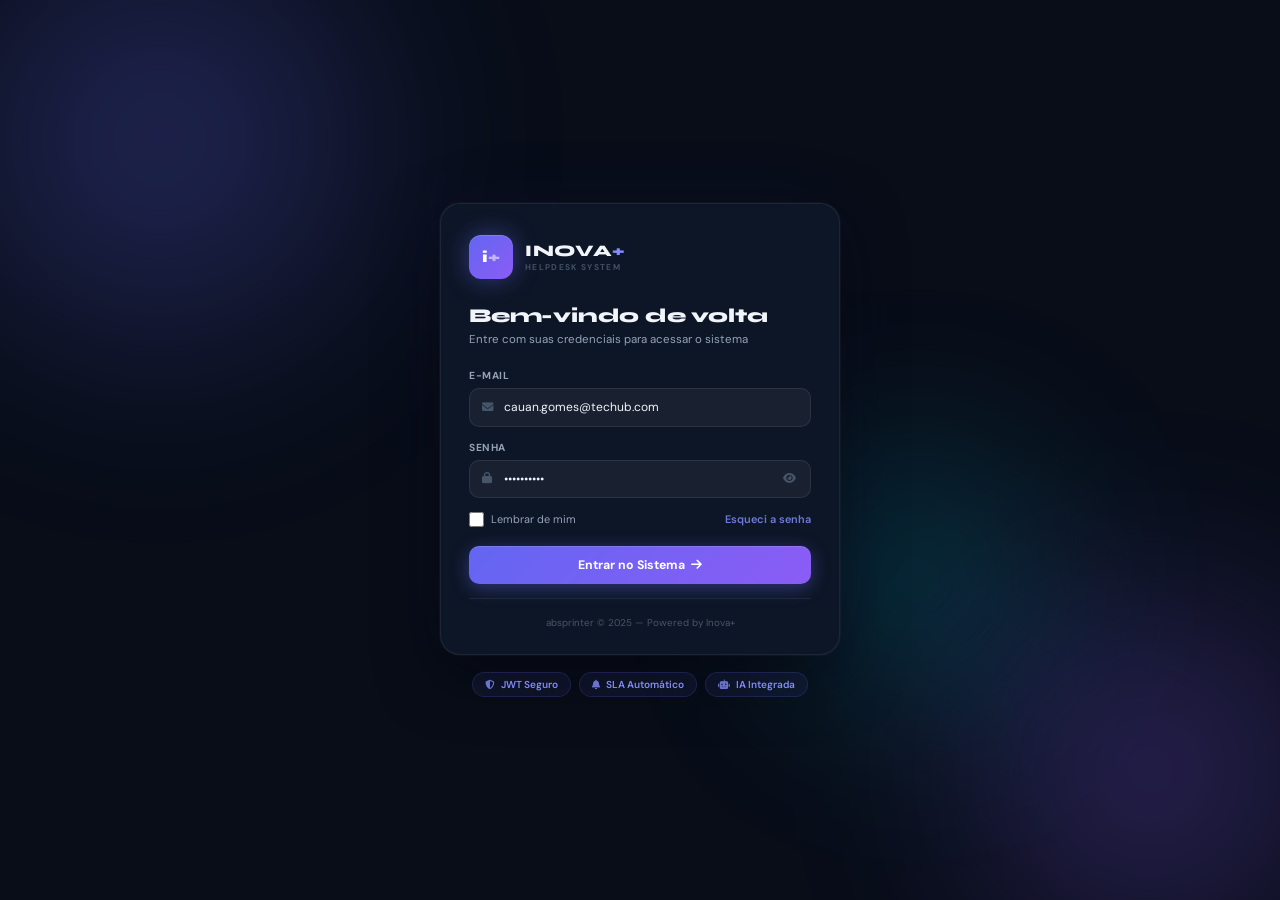
<file: index.html>
<!DOCTYPE html>
<html lang="pt-BR">
<head>
  <meta charset="UTF-8" />
  <meta name="viewport" content="width=device-width, initial-scale=1.0" />
  <title>Inova+ | Helpdesk</title>
  <!-- Ícone do aplicativo -->
  <link rel="icon" href="favicon.svg" type="image/svg+xml" />
  <link rel="icon" href="icons/icon-32.png" sizes="32x32" type="image/png" />
  <link rel="alternate icon" href="favicon.ico" />
  <link rel="apple-touch-icon" href="icons/icon-180.png" />
  <link rel="manifest" href="manifest.webmanifest" />
  <meta name="theme-color" content="#0c0816" />
  <link href="https://fonts.googleapis.com/css2?family=Syne:wght@400;600;700;800&family=DM+Sans:wght@300;400;500;600&display=swap" rel="stylesheet" />
  <link rel="stylesheet" href="https://cdnjs.cloudflare.com/ajax/libs/font-awesome/6.5.0/css/all.min.css" />
  <style>
    *, *::before, *::after { box-sizing: border-box; margin: 0; padding: 0; }

    :root {
      --bg:         #080d18;
      --card:       #0d1626;
      --card-border: rgba(255,255,255,0.07);
      --input-bg:   rgba(255,255,255,0.05);
      --input-border: rgba(255,255,255,0.08);
      --input-focus: #6366f1;
      --text1:      #f1f5f9;
      --text2:      #94a3b8;
      --text3:      #475569;
      --accent:     #6366f1;
      --accent2:    #818cf8;
      --success:    #22c55e;
      --error:      #ef4444;
    }

    html, body {
      min-height: 100vh;
      background: var(--bg);
      color: var(--text1);
      font-family: 'DM Sans', sans-serif;
      font-size: 14px;
      -webkit-font-smoothing: antialiased;
    }

    /* ── BACKGROUND ORBS ─────────────────────────────────────────────── */
    .login-bg {
      position: fixed;
      inset: 0;
      z-index: 0;
      overflow: hidden;
      pointer-events: none;
    }

    .orb {
      position: absolute;
      border-radius: 50%;
      filter: blur(90px);
      opacity: 0.35;
    }

    .orb1 {
      width: 600px; height: 600px;
      background: radial-gradient(#6366f1, transparent 70%);
      top: -160px; left: -140px;
      animation: orb-drift 20s ease-in-out infinite alternate;
    }
    .orb2 {
      width: 500px; height: 500px;
      background: radial-gradient(#8b5cf6, transparent 70%);
      bottom: -120px; right: -120px;
      animation: orb-drift 26s ease-in-out infinite alternate-reverse;
    }
    .orb3 {
      width: 350px; height: 350px;
      background: radial-gradient(#06b6d4, transparent 70%);
      top: 45%; left: 58%;
      animation: orb-drift 16s ease-in-out infinite alternate;
    }

    @keyframes orb-drift {
      from { transform: translate(0, 0) scale(1); }
      to   { transform: translate(25px, 18px) scale(1.05); }
    }

    /* ── LAYOUT ──────────────────────────────────────────────────────── */
    .login-page {
      position: relative;
      z-index: 1;
      min-height: 100vh;
      display: flex;
      align-items: center;
      justify-content: center;
      padding: 1.5rem;
    }

    .login-container {
      display: flex;
      flex-direction: column;
      align-items: center;
      gap: 1.25rem;
      width: 100%;
      max-width: 400px;
      animation: rise 0.5s cubic-bezier(0.16,1,0.3,1) both;
    }

    @keyframes rise {
      from { opacity: 0; transform: translateY(20px); }
      to   { opacity: 1; transform: translateY(0); }
    }

    /* ── CARD ────────────────────────────────────────────────────────── */
    .login-card {
      width: 100%;
      background: var(--card);
      border: 1px solid var(--card-border);
      border-radius: 20px;
      padding: 2.25rem 2rem 1.75rem;
      box-shadow:
        0 0 0 1px rgba(255,255,255,0.03),
        0 20px 60px rgba(0,0,0,0.5),
        0 0 80px rgba(99,102,241,0.07);
    }

    /* ── LOGO ────────────────────────────────────────────────────────── */
    .login-logo {
      display: flex;
      align-items: center;
      gap: 12px;
      margin-bottom: 1.75rem;
    }

    .logo-mark {
      width: 44px; height: 44px;
      border-radius: 12px;
      background: linear-gradient(135deg, #6366f1, #8b5cf6);
      display: flex; align-items: center; justify-content: center;
      flex-shrink: 0;
      box-shadow: 0 0 24px rgba(99,102,241,0.45), inset 0 1px 0 rgba(255,255,255,0.15);
      font-family: 'Syne', sans-serif;
      font-weight: 800;
      font-size: 1.1rem;
    }
    .logo-i    { color: #fff; }
    .logo-plus { color: #c4b5fd; }

    .login-logo .logo-text {
      display: flex;
      flex-direction: column;
      gap: 2px;
    }
    .logo-name {
      font-family: 'Syne', sans-serif;
      font-weight: 800;
      font-size: 1.15rem;
      letter-spacing: 0.04em;
    }
    .logo-name .accent { color: var(--accent2); }
    .logo-sub {
      font-size: 0.6rem;
      letter-spacing: 0.16em;
      color: var(--text3);
      font-weight: 600;
      text-transform: uppercase;
    }

    /* ── TITLES ──────────────────────────────────────────────────────── */
    .login-title {
      font-family: 'Syne', sans-serif;
      font-size: 1.4rem;
      font-weight: 800;
      margin-bottom: 4px;
      letter-spacing: -0.01em;
    }
    .login-desc {
      font-size: 0.82rem;
      color: var(--text2);
      margin-bottom: 1.5rem;
      line-height: 1.55;
    }

    /* ── ALERT ───────────────────────────────────────────────────────── */
    .alert-error {
      display: flex;
      align-items: center;
      gap: 8px;
      padding: 0.6rem 0.9rem;
      border-radius: 10px;
      background: rgba(239,68,68,0.1);
      border: 1px solid rgba(239,68,68,0.22);
      color: #fca5a5;
      font-size: 0.8rem;
      font-weight: 500;
      margin-bottom: 1.1rem;
      animation: shake 0.38s ease;
    }
    .alert-error.hidden { display: none; }
    @keyframes shake {
      0%,100% { transform: translateX(0); }
      25%,75%  { transform: translateX(-5px); }
      50%      { transform: translateX(5px); }
    }

    /* ── FORM GROUPS ─────────────────────────────────────────────────── */
    .form-group {
      display: flex;
      flex-direction: column;
      gap: 6px;
      margin-bottom: 1rem;
    }
    .form-group label {
      font-size: 0.73rem;
      font-weight: 700;
      color: var(--text2);
      text-transform: uppercase;
      letter-spacing: 0.06em;
    }
    .input-wrap {
      position: relative;
      display: flex;
      align-items: center;
    }
    .input-wrap > i {
      position: absolute;
      left: 13px;
      color: var(--text3);
      font-size: 0.82rem;
      pointer-events: none;
      transition: color 0.18s;
    }
    .input-wrap input {
      width: 100%;
      padding: 0.72rem 2.5rem 0.72rem 2.4rem;
      background: var(--input-bg);
      border: 1.5px solid var(--input-border);
      border-radius: 10px;
      color: var(--text1);
      font-size: 0.86rem;
      font-family: 'DM Sans', sans-serif;
      outline: none;
      transition: border-color 0.18s, background 0.18s, box-shadow 0.18s;
    }
    .input-wrap input::placeholder { color: var(--text3); }
    .input-wrap input:focus {
      border-color: var(--input-focus);
      background: rgba(99,102,241,0.07);
      box-shadow: 0 0 0 3px rgba(99,102,241,0.13);
    }
    .input-wrap:focus-within > i { color: var(--accent2); }

    .toggle-pass {
      position: absolute;
      right: 11px;
      background: none;
      border: none;
      color: var(--text3);
      font-size: 0.82rem;
      cursor: pointer;
      padding: 4px;
      transition: color 0.15s;
      line-height: 1;
    }
    .toggle-pass:hover { color: var(--text2); }

    /* ── OPTIONS ROW ─────────────────────────────────────────────────── */
    .login-options {
      display: flex;
      align-items: center;
      justify-content: space-between;
      margin-bottom: 1.35rem;
      font-size: 0.78rem;
    }
    .checkbox-wrap {
      display: flex;
      align-items: center;
      gap: 7px;
      color: var(--text2);
      cursor: pointer;
      user-select: none;
    }
    .checkbox-wrap input[type="checkbox"] {
      width: 15px; height: 15px;
      accent-color: var(--accent);
      cursor: pointer;
      border-radius: 4px;
    }
    .forgot-link {
      color: var(--accent2);
      text-decoration: none;
      font-weight: 600;
      opacity: 0.85;
      transition: opacity 0.15s;
    }
    .forgot-link:hover { opacity: 1; }

    /* ── BUTTON ──────────────────────────────────────────────────────── */
    .btn-login {
      width: 100%;
      display: flex;
      align-items: center;
      justify-content: center;
      gap: 8px;
      padding: 0.8rem;
      background: linear-gradient(135deg, #6366f1, #8b5cf6);
      border: none;
      border-radius: 10px;
      color: #fff;
      font-size: 0.88rem;
      font-weight: 700;
      font-family: 'DM Sans', sans-serif;
      cursor: pointer;
      position: relative;
      overflow: hidden;
      box-shadow: 0 4px 18px rgba(99,102,241,0.4), inset 0 1px 0 rgba(255,255,255,0.12);
      transition: transform 0.14s, box-shadow 0.14s, opacity 0.14s;
      margin-bottom: 1rem;
    }
    .btn-login:hover:not(:disabled) {
      transform: translateY(-1px);
      box-shadow: 0 8px 28px rgba(99,102,241,0.5), inset 0 1px 0 rgba(255,255,255,0.12);
    }
    .btn-login:active:not(:disabled) { transform: scale(0.98); }
    .btn-login:disabled { opacity: 0.55; cursor: not-allowed; }

    /* Spinner inside button */
    .btn-spinner {
      width: 16px; height: 16px;
      border-radius: 50%;
      border: 2px solid rgba(255,255,255,0.3);
      border-top-color: #fff;
      animation: spin 0.65s linear infinite;
      display: none;
    }
    @keyframes spin { to { transform: rotate(360deg); } }
    .btn-login.loading .btn-spinner { display: block; }
    .btn-login.loading .btn-label   { display: none; }

    /* ── FOOTER TEXT ─────────────────────────────────────────────────── */
    .login-footer {
      text-align: center;
      font-size: 0.7rem;
      color: var(--text3);
      padding-top: 1.25rem;
      border-top: 1px solid var(--card-border);
    }

    /* ── INFO BADGES ─────────────────────────────────────────────────── */
    .login-info {
      display: flex;
      gap: 8px;
      flex-wrap: wrap;
      justify-content: center;
    }
    .info-badge {
      display: flex;
      align-items: center;
      gap: 6px;
      padding: 5px 12px;
      background: rgba(99,102,241,0.08);
      border: 1px solid rgba(99,102,241,0.18);
      border-radius: 20px;
      font-size: 0.72rem;
      color: var(--accent2);
      font-weight: 600;
    }
    .info-badge i { font-size: 0.68rem; opacity: 0.8; }

    /* ── RESPONSIVE ──────────────────────────────────────────────────── */
    @media (max-width: 440px) {
      .login-card { padding: 1.75rem 1.5rem 1.5rem; border-radius: 16px; }
      .login-info { gap: 6px; }
      .info-badge { font-size: 0.68rem; padding: 4px 10px; }
    }
    @media (max-width: 360px) {
      .login-card { padding: 1.5rem 1.25rem; }
    }
  </style>
</head>
<body>

<div class="login-bg">
  <div class="orb orb1"></div>
  <div class="orb orb2"></div>
  <div class="orb orb3"></div>
</div>

<div class="login-page">
  <div class="login-container">

    <div class="login-card">

      <!-- Logo -->
      <div class="login-logo">
        <div class="logo-mark">
          <span class="logo-i">i</span><span class="logo-plus">+</span>
        </div>
        <div class="logo-text">
          <span class="logo-name">INOVA<span class="accent">+</span></span>
          <span class="logo-sub">Helpdesk System</span>
        </div>
      </div>

      <h2 class="login-title">Bem-vindo de volta</h2>
      <p class="login-desc">Entre com suas credenciais para acessar o sistema</p>

      <!-- Alert -->
      <div id="login-error" class="alert-error hidden">
        <i class="fa fa-exclamation-circle"></i>
        <span id="login-error-msg"></span>
      </div>

      <!-- E-mail -->
      <div class="form-group">
        <label for="login-email">E-mail</label>
        <div class="input-wrap">
          <i class="fa fa-envelope"></i>
          <input
            type="email"
            id="login-email"
            placeholder="seu@email.com"
            autocomplete="username"
            value="cauan.gomes@techub.com"
            onkeydown="if(event.key==='Enter') doLogin()"
          />
        </div>
      </div>

      <!-- Senha -->
      <div class="form-group">
        <label for="login-pass">Senha</label>
        <div class="input-wrap">
          <i class="fa fa-lock"></i>
          <input
            type="password"
            id="login-pass"
            placeholder="••••••••"
            autocomplete="current-password"
            value="mudar@1254"
            onkeydown="if(event.key==='Enter') doLogin()"
          />
          <button class="toggle-pass" type="button" onclick="togglePass()">
            <i class="fa fa-eye" id="eye-icon"></i>
          </button>
        </div>
      </div>

      <!-- Options -->
      <div class="login-options">
        <label class="checkbox-wrap">
          <input type="checkbox" id="remember-me" />
          <span>Lembrar de mim</span>
        </label>
        <a href="#" class="forgot-link">Esqueci a senha</a>
      </div>

      <!-- Button -->
      <button class="btn-login" id="btn-login" onclick="doLogin()">
        <div class="btn-spinner"></div>
        <span class="btn-label">
          Entrar no Sistema &nbsp;<i class="fa fa-arrow-right"></i>
        </span>
      </button>

      <!-- Footer -->
      <div class="login-footer">
        absprinter © 2025 — Powered by Inova+
      </div>

    </div>

    <!-- Info badges -->
    <div class="login-info">
      <div class="info-badge"><i class="fa fa-shield-halved"></i> JWT Seguro</div>
      <div class="info-badge"><i class="fa fa-bell"></i> SLA Automático</div>
      <div class="info-badge"><i class="fa fa-robot"></i> IA Integrada</div>
    </div>

  </div>
</div>

<script src="auth.js"></script>
<script>
  function togglePass() {
    const inp  = document.getElementById('login-pass');
    const icon = document.getElementById('eye-icon');
    const isPass = inp.type === 'password';
    inp.type       = isPass ? 'text' : 'password';
    icon.className = isPass ? 'fa fa-eye-slash' : 'fa fa-eye';
  }

  function showError(msg) {
    const el  = document.getElementById('login-error');
    const msg_ = document.getElementById('login-error-msg');
    msg_.textContent = msg;
    el.classList.remove('hidden');
    // Re-trigger shake
    void el.offsetWidth;
    el.className = 'alert-error';
  }

  function hideError() {
    document.getElementById('login-error').classList.add('hidden');
  }

  function setLoading(on) {
    const btn = document.getElementById('btn-login');
    btn.disabled = on;
    btn.classList.toggle('loading', on);
  }

  async function doLogin() {
    hideError();
    const email  = document.getElementById('login-email').value.trim();
    const pass   = document.getElementById('login-pass').value;
    const remember = document.getElementById('remember-me').checked;

    if (!email || !pass) { showError('Preencha e-mail e senha.'); return; }
    if (!/^[^\s@]+@[^\s@]+\.[^\s@]+$/.test(email)) { showError('E-mail inválido.'); return; }

    setLoading(true);

    let result;
    try {
      result = await Auth.loginWithAPI(email, pass);
    } catch {
      result = Auth.localLogin(email, pass);
    }

    await new Promise(r => setTimeout(r, 450));

    if (result.success) {
      Auth.saveSession(result.user, result.token, result.refreshToken, remember);
      window.location.href = 'dashboard.html';
    } else {
      setLoading(false);
      showError(result.error || 'E-mail ou senha incorretos. Verifique suas credenciais.');
      document.getElementById('login-pass').value = '';
      document.getElementById('login-pass').focus();
    }
  }
</script>
</body>
</html>
</file>
<file: style.css>
/* style.css — Inova+ Helpdesk Design System
   absprinter © 2025 */

/* ── RESET & BASE ─────────────────────────────────────────────────────────── */
*, *::before, *::after { box-sizing: border-box; margin: 0; padding: 0; }

:root {
  /* Colors */
  --bg1:          #0b0f19;
  --bg2:          #111827;
  --bg3:          #1a2236;
  --bg4:          #1e2a3b;
  --panel:        #131c2e;
  --panel-border: rgba(255,255,255,0.07);

  /* Text */
  --text1: #f1f5f9;
  --text2: #94a3b8;
  --text3: #475569;

  /* Accent */
  --accent1: #6366f1;
  --accent2: #818cf8;
  --accent3: rgba(99,102,241,0.15);

  /* Status */
  --success: #22c55e;
  --warning: #f59e0b;
  --danger:  #ef4444;
  --info:    #06b6d4;

  /* Layout */
  --sidebar-w: 230px;
  --topbar-h:  60px;
  --radius:    12px;
  --radius-sm: 8px;
  --shadow:    0 4px 24px rgba(0,0,0,0.4);
}

html, body {
  font-family: 'DM Sans', system-ui, sans-serif;
  font-size: 14px;
  background: var(--bg1);
  color: var(--text1);
  min-height: 100vh;
  line-height: 1.5;
}

a { color: inherit; text-decoration: none; }
button { cursor: pointer; font-family: inherit; }
input, select, textarea { font-family: inherit; }

/* ── SCROLLBAR ────────────────────────────────────────────────────────────── */
::-webkit-scrollbar { width: 6px; height: 6px; }
::-webkit-scrollbar-track { background: transparent; }
::-webkit-scrollbar-thumb { background: var(--bg4); border-radius: 10px; }

/* ── APP LAYOUT ───────────────────────────────────────────────────────────── */
.app-page { display: flex; min-height: 100vh; overflow: hidden; }

/* ── SIDEBAR ──────────────────────────────────────────────────────────────── */
.sidebar {
  width: var(--sidebar-w);
  background: var(--panel);
  border-right: 1px solid var(--panel-border);
  display: flex;
  flex-direction: column;
  flex-shrink: 0;
  height: 100vh;
  position: sticky;
  top: 0;
  z-index: 100;
  transition: transform 0.25s ease;
}

.sidebar-logo {
  display: flex;
  align-items: center;
  gap: 10px;
  padding: 1.25rem 1.5rem;
  border-bottom: 1px solid var(--panel-border);
}

.logo-mark {
  width: 40px; height: 40px;
  border-radius: 10px;
  background: linear-gradient(135deg, var(--accent1), #8b5cf6);
  display: flex; align-items: center; justify-content: center;
  font-family: 'Syne', sans-serif;
  font-weight: 800;
  font-size: 1rem;
  flex-shrink: 0;
  box-shadow: 0 4px 12px rgba(99,102,241,0.35);
}
.logo-mark.sm { width: 30px; height: 30px; font-size: 0.82rem; border-radius: 8px; }
.logo-i    { color: #fff; }
.logo-plus { color: #c4b5fd; }

.sidebar-brand {
  font-family: 'Syne', sans-serif;
  font-weight: 800;
  font-size: 1.1rem;
  letter-spacing: 0.04em;
  color: var(--text1);
}
.sidebar-brand .accent { color: var(--accent2); }

.sidebar-nav {
  flex: 1;
  padding: 1rem 0.75rem;
  overflow-y: auto;
  display: flex;
  flex-direction: column;
  gap: 2px;
}

.nav-section-label {
  font-size: 0.65rem;
  font-weight: 700;
  letter-spacing: 0.12em;
  color: var(--text3);
  padding: 0.75rem 0.75rem 0.25rem;
  margin-top: 0.25rem;
}

.nav-item {
  display: flex;
  align-items: center;
  gap: 10px;
  padding: 0.55rem 0.85rem;
  border-radius: var(--radius-sm);
  color: var(--text2);
  font-size: 0.85rem;
  font-weight: 500;
  transition: background 0.15s, color 0.15s;
}
.nav-item:hover { background: var(--bg3); color: var(--text1); }
.nav-item.active {
  background: var(--accent3);
  color: var(--accent2);
  font-weight: 600;
}
.nav-item i { width: 18px; text-align: center; font-size: 0.9rem; }

.sidebar-user {
  display: flex;
  align-items: center;
  gap: 10px;
  padding: 1rem 1.25rem;
  border-top: 1px solid var(--panel-border);
}
.user-info { flex: 1; min-width: 0; display: flex; flex-direction: column; }
.user-name { font-size: 0.82rem; font-weight: 600; white-space: nowrap; overflow: hidden; text-overflow: ellipsis; }
.user-role { font-size: 0.68rem; color: var(--text3); margin-top: 1px; }
.admin-badge { color: var(--accent2) !important; }

.online-dot {
  width: 8px; height: 8px;
  border-radius: 50%;
  background: var(--success);
  box-shadow: 0 0 6px rgba(34,197,94,0.6);
  flex-shrink: 0;
}

/* ── MAIN CONTENT ─────────────────────────────────────────────────────────── */
.main-content {
  flex: 1;
  min-width: 0;
  height: 100vh;
  overflow-y: auto;
  background: var(--bg2);
  display: flex;
  flex-direction: column;
}

/* ── TOPBAR ───────────────────────────────────────────────────────────────── */
.topbar {
  height: var(--topbar-h);
  display: flex;
  align-items: center;
  gap: 1rem;
  padding: 0 1.5rem;
  background: var(--panel);
  border-bottom: 1px solid var(--panel-border);
  position: sticky;
  top: 0;
  z-index: 50;
  flex-shrink: 0;
}

.topbar-title { flex: 1; }
.topbar-title h1 {
  font-family: 'Syne', sans-serif;
  font-size: 1.15rem;
  font-weight: 700;
  line-height: 1.2;
}
.topbar-title h1 .accent { color: var(--accent2); }
.topbar-date { font-size: 0.72rem; color: var(--text3); display: block; margin-top: 1px; }

.topbar-actions {
  display: flex;
  align-items: center;
  gap: 10px;
}

.hamburger {
  display: none;
  background: none;
  border: none;
  color: var(--text2);
  font-size: 1.1rem;
  padding: 4px;
}

/* Notification button */
.notif-btn {
  position: relative;
  width: 36px; height: 36px;
  border-radius: 10px;
  background: var(--bg3);
  border: 1px solid var(--panel-border);
  display: flex; align-items: center; justify-content: center;
  cursor: pointer;
  color: var(--text2);
  font-size: 0.95rem;
  transition: background 0.15s;
}
.notif-btn:hover { background: var(--bg4); color: var(--text1); }

.notif-count {
  position: absolute;
  top: -4px; right: -4px;
  min-width: 18px; height: 18px;
  border-radius: 20px;
  background: var(--danger);
  color: #fff;
  font-size: 0.65rem;
  font-weight: 700;
  display: flex; align-items: center; justify-content: center;
  padding: 0 4px;
  border: 2px solid var(--panel);
}

.notif-panel {
  position: absolute;
  top: calc(100% + 10px);
  right: 0;
  width: 320px;
  background: var(--panel);
  border: 1px solid var(--panel-border);
  border-radius: var(--radius);
  box-shadow: var(--shadow);
  z-index: 200;
  overflow: hidden;
}
.notif-header {
  padding: 0.75rem 1rem;
  font-weight: 700;
  font-size: 0.85rem;
  border-bottom: 1px solid var(--panel-border);
  display: flex;
  align-items: center;
}
.notif-item {
  display: flex;
  align-items: flex-start;
  gap: 10px;
  padding: 0.6rem 1rem;
  font-size: 0.8rem;
  border-bottom: 1px solid var(--panel-border);
  transition: background 0.12s;
}
.notif-item:hover { background: var(--bg3); }
.notif-item.unread { background: rgba(99,102,241,0.05); }
.notif-item i { margin-top: 2px; flex-shrink: 0; }

/* SLA badge */
.sla-alert-badge {
  display: flex;
  align-items: center;
  gap: 6px;
  padding: 4px 10px;
  border-radius: 20px;
  font-size: 0.75rem;
  font-weight: 700;
  background: rgba(245,158,11,0.12);
  border: 1px solid rgba(245,158,11,0.3);
  color: #fcd34d;
}

/* ── USER AVATAR ──────────────────────────────────────────────────────────── */
.user-avatar {
  width: 38px; height: 38px;
  border-radius: 10px;
  background: linear-gradient(135deg, var(--accent1), #8b5cf6);
  display: flex; align-items: center; justify-content: center;
  font-family: 'Syne', sans-serif;
  font-weight: 800;
  font-size: 0.85rem;
  color: #fff;
  flex-shrink: 0;
  letter-spacing: 0.02em;
}
.user-avatar.sm { width: 30px; height: 30px; font-size: 0.72rem; border-radius: 8px; }

/* ── KPI GRID ─────────────────────────────────────────────────────────────── */
.kpi-grid {
  display: grid;
  grid-template-columns: repeat(4, 1fr);
  gap: 1rem;
  padding: 1.5rem 1.5rem 0;
}

.kpi-card {
  background: var(--panel);
  border: 1px solid var(--panel-border);
  border-radius: var(--radius);
  padding: 1.25rem 1.5rem;
  display: flex;
  align-items: center;
  gap: 1rem;
  position: relative;
  overflow: hidden;
  transition: transform 0.2s;
}
.kpi-card::before {
  content: '';
  position: absolute;
  top: 0; left: 0; right: 0;
  height: 2px;
}
.kpi-card:hover { transform: translateY(-2px); }

.kpi-open::before     { background: linear-gradient(90deg,#6366f1,#8b5cf6); }
.kpi-resolved::before { background: linear-gradient(90deg,#22c55e,#06b6d4); }
.kpi-sla::before      { background: linear-gradient(90deg,#f59e0b,#ef4444); }
.kpi-avg::before      { background: linear-gradient(90deg,#06b6d4,#6366f1); }

.kpi-icon {
  width: 48px; height: 48px;
  border-radius: 12px;
  background: var(--bg3);
  display: flex; align-items: center; justify-content: center;
  font-size: 1.2rem;
  flex-shrink: 0;
}
.kpi-open     .kpi-icon { color: var(--accent2); }
.kpi-resolved .kpi-icon { color: var(--success); }
.kpi-sla      .kpi-icon { color: var(--warning); }
.kpi-avg      .kpi-icon { color: var(--info); }

.kpi-info { display: flex; flex-direction: column; }
.kpi-label { font-size: 0.75rem; color: var(--text3); font-weight: 600; text-transform: uppercase; letter-spacing: 0.05em; }
.kpi-value {
  font-family: 'Syne', sans-serif;
  font-size: 2rem;
  font-weight: 800;
  line-height: 1.1;
  color: var(--text1);
}
.kpi-pct   { font-family: 'Syne', sans-serif; font-weight: 800; font-size: 1rem; color: var(--text2); }
.kpi-trend { font-size: 0.7rem; margin-top: 2px; display: flex; align-items: center; gap: 4px; }
.kpi-trend.up   { color: var(--success); }
.kpi-trend.down { color: var(--danger); }

/* ── CHARTS GRID ──────────────────────────────────────────────────────────── */
.charts-grid {
  display: grid;
  grid-template-columns: 2fr 1fr;
  gap: 1rem;
  padding: 1rem 1.5rem 0;
}

.chart-card {
  background: var(--panel);
  border: 1px solid var(--panel-border);
  border-radius: var(--radius);
  padding: 1.25rem;
}
.chart-card.wide { grid-column: span 1; }

.chart-header {
  display: flex;
  align-items: center;
  justify-content: space-between;
  margin-bottom: 1rem;
}
.chart-header h3 {
  font-family: 'Syne', sans-serif;
  font-size: 0.9rem;
  font-weight: 700;
  display: flex; align-items: center; gap: 8px;
}
.chart-legend {
  display: flex;
  align-items: center;
  gap: 12px;
  font-size: 0.72rem;
  color: var(--text3);
}
.legend-dot {
  width: 8px; height: 8px;
  border-radius: 50%;
  display: inline-block;
  margin-right: 4px;
}
.legend-dot.open   { background: var(--accent2); }
.legend-dot.closed { background: var(--success); }

/* ── BOTTOM GRID ──────────────────────────────────────────────────────────── */
.bottom-grid {
  display: grid;
  grid-template-columns: 1.6fr 1fr;
  gap: 1rem;
  padding: 1rem 1.5rem 0;
}
.side-panels { display: flex; flex-direction: column; gap: 1rem; }

/* ── PANEL ────────────────────────────────────────────────────────────────── */
.panel {
  background: var(--panel);
  border: 1px solid var(--panel-border);
  border-radius: var(--radius);
  overflow: hidden;
}
.panel-header {
  display: flex;
  align-items: center;
  justify-content: space-between;
  padding: 1rem 1.25rem 0.75rem;
  border-bottom: 1px solid var(--panel-border);
}
.panel-header h3 {
  font-family: 'Syne', sans-serif;
  font-size: 0.88rem;
  font-weight: 700;
  display: flex; align-items: center; gap: 6px;
}
.panel-link {
  font-size: 0.75rem;
  color: var(--accent2);
  display: flex; align-items: center; gap: 4px;
  transition: opacity 0.15s;
}
.panel-link:hover { opacity: 0.7; }

/* ── TEAM ONLINE PANEL ────────────────────────────────────────────────────── */
.team-online-panel { margin: 1rem 1.5rem 2rem; }
.team-grid {
  display: grid;
  grid-template-columns: repeat(6, 1fr);
  gap: 0.75rem;
  padding: 1rem 1.25rem;
}
.team-card {
  display: flex;
  flex-direction: column;
  align-items: center;
  gap: 6px;
  padding: 0.75rem 0.5rem;
  border-radius: var(--radius-sm);
  background: var(--bg3);
  border: 1px solid var(--panel-border);
  text-align: center;
  cursor: pointer;
  transition: background 0.15s, transform 0.15s;
}
.team-card:hover { background: var(--bg4); transform: translateY(-2px); }
.team-card.offline { opacity: 0.5; }
.tc-name { font-size: 0.72rem; font-weight: 600; }
.tc-role { font-size: 0.65rem; color: var(--text3); }
.tc-tickets { font-size: 0.68rem; color: var(--accent2); }

/* ── TICKETS TABLE ────────────────────────────────────────────────────────── */
.tickets-table-wrap { overflow-x: auto; }
.tickets-table {
  width: 100%;
  border-collapse: collapse;
  font-size: 0.8rem;
}
.tickets-table th {
  padding: 0.6rem 1rem;
  text-align: left;
  font-size: 0.7rem;
  font-weight: 700;
  letter-spacing: 0.06em;
  text-transform: uppercase;
  color: var(--text3);
  border-bottom: 1px solid var(--panel-border);
  white-space: nowrap;
}
.tickets-table td {
  padding: 0.65rem 1rem;
  border-bottom: 1px solid var(--panel-border);
  color: var(--text2);
  vertical-align: middle;
}
.tickets-table tr:last-child td { border-bottom: none; }
.tickets-table tr:hover td { background: rgba(255,255,255,0.02); }
.tickets-table.full { min-width: 900px; }

.empty-state {
  text-align: center;
  padding: 2rem;
  color: var(--text3);
  font-size: 0.82rem;
}

/* ── SLA BAR ──────────────────────────────────────────────────────────────── */
.sla-bar-wrap { display: flex; align-items: center; gap: 6px; min-width: 80px; }
.sla-bar { flex: 1; height: 5px; background: var(--bg3); border-radius: 10px; overflow: hidden; }
.sla-fill { height: 100%; border-radius: 10px; transition: width 0.6s ease; }

/* ── BADGES ───────────────────────────────────────────────────────────────── */
.badge {
  display: inline-flex;
  align-items: center;
  gap: 4px;
  padding: 2px 8px;
  border-radius: 6px;
  font-size: 0.7rem;
  font-weight: 700;
  white-space: nowrap;
}
.badge-critica  { background: rgba(239,68,68,0.15);   color: #fca5a5; border: 1px solid rgba(239,68,68,0.3); }
.badge-alta     { background: rgba(245,158,11,0.15);  color: #fcd34d; border: 1px solid rgba(245,158,11,0.3); }
.badge-media    { background: rgba(99,102,241,0.15);  color: #a5b4fc; border: 1px solid rgba(99,102,241,0.2); }
.badge-baixa    { background: rgba(34,197,94,0.12);   color: #86efac; border: 1px solid rgba(34,197,94,0.2); }
.badge-aberto   { background: rgba(99,102,241,0.1);   color: #a5b4fc; border: 1px solid rgba(99,102,241,0.2); }
.badge-andamento{ background: rgba(245,158,11,0.1);   color: #fcd34d; border: 1px solid rgba(245,158,11,0.2); }
.badge-resolvido{ background: rgba(34,197,94,0.1);    color: #86efac; border: 1px solid rgba(34,197,94,0.2); }
.badge-fechado  { background: rgba(100,116,139,0.1);  color: #94a3b8; border: 1px solid rgba(100,116,139,0.2); }

/* ── CHIP ─────────────────────────────────────────────────────────────────── */
.chip {
  display: inline-flex;
  align-items: center;
  gap: 4px;
  padding: 2px 8px;
  border-radius: 20px;
  font-size: 0.7rem;
  font-weight: 600;
  background: var(--bg3);
  color: var(--text3);
  border: 1px solid var(--panel-border);
}

/* ── BUTTONS ──────────────────────────────────────────────────────────────── */
.btn-primary {
  display: inline-flex;
  align-items: center;
  gap: 6px;
  padding: 0.55rem 1.1rem;
  border-radius: var(--radius-sm);
  background: var(--accent1);
  color: #fff;
  font-size: 0.82rem;
  font-weight: 600;
  border: none;
  transition: background 0.15s, transform 0.15s;
}
.btn-primary:hover { background: #4f46e5; transform: translateY(-1px); }
.btn-primary.sm   { padding: 0.35rem 0.75rem; font-size: 0.75rem; }

.btn-outline {
  display: inline-flex;
  align-items: center;
  gap: 6px;
  padding: 0.5rem 1rem;
  border-radius: var(--radius-sm);
  background: transparent;
  color: var(--text2);
  font-size: 0.82rem;
  font-weight: 600;
  border: 1px solid var(--panel-border);
  transition: background 0.15s, color 0.15s;
}
.btn-outline:hover { background: var(--bg3); color: var(--text1); }
.btn-outline.sm   { padding: 0.3rem 0.7rem; font-size: 0.75rem; }

.btn-success {
  display: inline-flex;
  align-items: center;
  gap: 6px;
  padding: 0.5rem 1rem;
  border-radius: var(--radius-sm);
  background: rgba(34,197,94,0.15);
  color: #86efac;
  font-size: 0.82rem;
  font-weight: 600;
  border: 1px solid rgba(34,197,94,0.25);
  transition: background 0.15s;
}
.btn-success:hover { background: rgba(34,197,94,0.25); }

.btn-danger {
  display: inline-flex;
  align-items: center;
  gap: 6px;
  padding: 0.5rem 1rem;
  border-radius: var(--radius-sm);
  background: rgba(239,68,68,0.12);
  color: #fca5a5;
  font-size: 0.82rem;
  font-weight: 600;
  border: 1px solid rgba(239,68,68,0.25);
  transition: background 0.15s;
}
.btn-danger:hover { background: rgba(239,68,68,0.22); }

/* ── ACTION BUTTONS ───────────────────────────────────────────────────────── */
.actions-cell { display: flex; gap: 4px; align-items: center; }
.action-btn {
  width: 28px; height: 28px;
  border-radius: 6px;
  border: 1px solid var(--panel-border);
  background: var(--bg3);
  color: var(--text3);
  font-size: 0.75rem;
  display: flex; align-items: center; justify-content: center;
  transition: background 0.12s, color 0.12s;
}
.action-btn.view:hover  { background: rgba(99,102,241,0.15); color: var(--accent2); border-color: rgba(99,102,241,0.3); }
.action-btn.close:hover { background: rgba(34,197,94,0.12);  color: #86efac; border-color: rgba(34,197,94,0.25); }

/* ── FILTER BAR ───────────────────────────────────────────────────────────── */
.filter-bar {
  display: flex;
  align-items: center;
  gap: 0.75rem;
  padding: 1rem 1.5rem 0;
  flex-wrap: wrap;
}

.search-box {
  display: flex;
  align-items: center;
  gap: 8px;
  background: var(--panel);
  border: 1px solid var(--panel-border);
  border-radius: var(--radius-sm);
  padding: 0.45rem 0.75rem;
  min-width: 260px;
  flex: 1;
}
.search-box i { color: var(--text3); font-size: 0.85rem; }
.search-box input {
  background: none;
  border: none;
  outline: none;
  color: var(--text1);
  font-size: 0.82rem;
  width: 100%;
}
.search-box input::placeholder { color: var(--text3); }

.filter-bar select {
  background: var(--panel);
  border: 1px solid var(--panel-border);
  border-radius: var(--radius-sm);
  color: var(--text2);
  padding: 0.45rem 0.75rem;
  font-size: 0.8rem;
  outline: none;
  cursor: pointer;
  transition: border-color 0.15s;
}
.filter-bar select:hover { border-color: var(--accent2); }

/* ── STATUS TABS ──────────────────────────────────────────────────────────── */
.status-tabs {
  display: flex;
  gap: 4px;
  padding: 0.75rem 1.5rem 0;
  flex-wrap: wrap;
}

.tab-btn {
  display: inline-flex;
  align-items: center;
  gap: 6px;
  padding: 0.4rem 0.85rem;
  border-radius: 20px;
  background: transparent;
  border: 1px solid var(--panel-border);
  color: var(--text2);
  font-size: 0.78rem;
  font-weight: 600;
  transition: background 0.15s, color 0.15s, border-color 0.15s;
}
.tab-btn:hover  { background: var(--bg3); color: var(--text1); }
.tab-btn.active { background: var(--accent3); color: var(--accent2); border-color: rgba(99,102,241,0.3); }

.tab-count {
  background: var(--bg3);
  border-radius: 20px;
  padding: 1px 6px;
  font-size: 0.65rem;
  font-weight: 700;
}
.tab-btn.active .tab-count { background: rgba(99,102,241,0.25); color: var(--accent2); }

/* ── FORMS ────────────────────────────────────────────────────────────────── */
.form-group { display: flex; flex-direction: column; gap: 6px; }
.form-group label {
  font-size: 0.78rem;
  font-weight: 600;
  color: var(--text2);
}
.form-group .req { color: var(--danger); }

.form-group input,
.form-group select,
.form-group textarea {
  background: var(--bg3);
  border: 1px solid var(--panel-border);
  border-radius: var(--radius-sm);
  color: var(--text1);
  padding: 0.55rem 0.85rem;
  font-size: 0.83rem;
  outline: none;
  transition: border-color 0.15s;
  width: 100%;
}
.form-group input:focus,
.form-group select:focus,
.form-group textarea:focus {
  border-color: var(--accent2);
}
.form-group select option { background: var(--bg2); }
.form-group textarea { resize: vertical; min-height: 80px; }

.form-row {
  display: grid;
  grid-template-columns: 1fr 1fr;
  gap: 1rem;
}

.form-actions {
  display: flex;
  align-items: center;
  gap: 0.75rem;
  justify-content: flex-end;
  padding-top: 0.5rem;
}

/* ── NEW TICKET LAYOUT ────────────────────────────────────────────────────── */
.new-ticket-layout {
  display: grid;
  grid-template-columns: 1fr 320px;
  gap: 1rem;
  padding: 1.5rem;
  align-items: start;
}
.new-ticket-form {
  padding: 1.5rem;
  display: flex;
  flex-direction: column;
  gap: 1rem;
}
.new-ticket-form h3 {
  font-family: 'Syne', sans-serif;
  font-size: 0.9rem;
  font-weight: 700;
  margin-bottom: 0.25rem;
}
.new-ticket-aside { display: flex; flex-direction: column; gap: 1rem; }

.file-drop {
  border: 2px dashed var(--panel-border);
  border-radius: var(--radius-sm);
  padding: 1.5rem;
  text-align: center;
  cursor: pointer;
  display: flex;
  flex-direction: column;
  align-items: center;
  gap: 6px;
  color: var(--text3);
  font-size: 0.8rem;
  transition: border-color 0.15s, background 0.15s;
}
.file-drop:hover { border-color: var(--accent2); background: rgba(99,102,241,0.05); color: var(--text2); }
.file-drop i { font-size: 1.5rem; margin-bottom: 4px; }
.file-drop small { font-size: 0.7rem; }

/* AI suggestion box */
.ai-box {
  background: rgba(99,102,241,0.08);
  border: 1px solid rgba(99,102,241,0.2);
  border-radius: var(--radius-sm);
  padding: 0.75rem 1rem;
  font-size: 0.8rem;
  color: var(--text2);
}
.ai-box-header {
  font-weight: 700;
  color: var(--accent2);
  margin-bottom: 4px;
  display: flex;
  align-items: center;
  gap: 6px;
  font-size: 0.82rem;
}

/* KB suggestions */
.kb-suggest-panel, .sla-info-panel { padding: 1rem 1.25rem; }
.kb-suggest-hint { font-size: 0.78rem; color: var(--text3); margin-bottom: 0.75rem; }
.kb-suggest-item {
  padding: 0.5rem 0.75rem;
  background: var(--bg3);
  border-radius: var(--radius-sm);
  font-size: 0.78rem;
  color: var(--text2);
  margin-bottom: 6px;
  cursor: pointer;
  transition: background 0.12s;
  border: 1px solid var(--panel-border);
}
.kb-suggest-item:hover { background: var(--bg4); color: var(--text1); }

.sla-table { display: flex; flex-direction: column; gap: 6px; }
.sla-row {
  display: flex;
  justify-content: space-between;
  font-size: 0.78rem;
  padding: 0.4rem 0.5rem;
  border-radius: 6px;
  background: var(--bg3);
  color: var(--text2);
}

/* ── MODAL ────────────────────────────────────────────────────────────────── */
.modal-overlay {
  position: fixed;
  inset: 0;
  background: rgba(0,0,0,0.6);
  backdrop-filter: blur(4px);
  z-index: 1000;
  display: flex;
  align-items: center;
  justify-content: center;
  padding: 1.5rem;
}
.modal-overlay.hidden { display: none; }

.modal-box {
  background: var(--panel);
  border: 1px solid var(--panel-border);
  border-radius: var(--radius);
  width: 100%;
  max-width: 560px;
  max-height: 85vh;
  display: flex;
  flex-direction: column;
  box-shadow: var(--shadow);
  animation: modal-in 0.2s ease;
}
.modal-box.large { max-width: 720px; }

@keyframes modal-in {
  from { opacity: 0; transform: translateY(12px) scale(0.98); }
  to   { opacity: 1; transform: none; }
}

.modal-header {
  display: flex;
  align-items: center;
  justify-content: space-between;
  padding: 1rem 1.25rem 0.75rem;
  border-bottom: 1px solid var(--panel-border);
  flex-shrink: 0;
}
.modal-header h2 {
  font-family: 'Syne', sans-serif;
  font-size: 1rem;
  font-weight: 700;
}
.modal-close {
  width: 28px; height: 28px;
  border-radius: 6px;
  background: var(--bg3);
  border: 1px solid var(--panel-border);
  color: var(--text3);
  display: flex; align-items: center; justify-content: center;
  font-size: 0.9rem;
  transition: background 0.12s, color 0.12s;
}
.modal-close:hover { background: var(--bg4); color: var(--text1); }

.modal-body {
  flex: 1;
  overflow-y: auto;
  padding: 1.25rem;
}
.modal-footer {
  display: flex;
  align-items: center;
  gap: 0.75rem;
  justify-content: flex-end;
  padding: 0.75rem 1.25rem;
  border-top: 1px solid var(--panel-border);
  flex-shrink: 0;
}

/* Ticket detail */
.ticket-detail-grid {
  display: grid;
  grid-template-columns: 1fr 1fr;
  gap: 0.75rem;
  margin-bottom: 1rem;
}
.detail-item {
  display: flex;
  flex-direction: column;
  gap: 3px;
}
.detail-item label {
  font-size: 0.68rem;
  font-weight: 700;
  text-transform: uppercase;
  letter-spacing: 0.06em;
  color: var(--text3);
}
.detail-item span { font-size: 0.82rem; }

.ticket-desc-box {
  background: var(--bg3);
  border-radius: var(--radius-sm);
  padding: 0.85rem 1rem;
  font-size: 0.82rem;
  color: var(--text2);
  line-height: 1.6;
  margin-bottom: 1rem;
}

/* Chat */
.chat-box { margin-top: 0.5rem; }
.chat-msg {
  display: flex;
  gap: 10px;
  margin-bottom: 0.75rem;
}
.chat-avatar {
  width: 28px; height: 28px;
  border-radius: 8px;
  background: linear-gradient(135deg,var(--accent1),#8b5cf6);
  display: flex; align-items: center; justify-content: center;
  font-size: 0.65rem;
  font-weight: 800;
  color: #fff;
  flex-shrink: 0;
}
.chat-bubble {
  background: var(--bg3);
  border-radius: 0 8px 8px 8px;
  padding: 0.5rem 0.75rem;
  font-size: 0.8rem;
  color: var(--text2);
  flex: 1;
}
.chat-author { font-weight: 700; color: var(--text1); font-size: 0.75rem; margin-bottom: 3px; }
.chat-reply {
  display: flex;
  gap: 8px;
  margin-top: 0.75rem;
}
.chat-reply input {
  flex: 1;
  background: var(--bg3);
  border: 1px solid var(--panel-border);
  border-radius: var(--radius-sm);
  color: var(--text1);
  padding: 0.5rem 0.75rem;
  font-size: 0.8rem;
  outline: none;
}
.chat-reply input:focus { border-color: var(--accent2); }

/* ── AI LIST ──────────────────────────────────────────────────────────────── */
.ai-list { padding: 0.75rem 1.25rem; display: flex; flex-direction: column; gap: 8px; }
.ai-item {
  display: flex;
  align-items: center;
  gap: 10px;
  padding: 0.5rem 0.75rem;
  background: var(--bg3);
  border-radius: var(--radius-sm);
  font-size: 0.78rem;
  border: 1px solid var(--panel-border);
}
.ai-item i { color: var(--accent2); width: 16px; text-align: center; }

/* ── LOGIN PAGE ───────────────────────────────────────────────────────────── */
.login-page {
  min-height: 100vh;
  background: var(--bg1);
  display: flex;
  align-items: center;
  justify-content: center;
  position: relative;
  overflow: hidden;
}

.login-bg {
  position: fixed;
  inset: 0;
  pointer-events: none;
  z-index: 0;
}
.orb {
  position: absolute;
  border-radius: 50%;
  filter: blur(80px);
  opacity: 0.25;
}
.orb1 { width: 500px; height: 500px; background: radial-gradient(#6366f1,transparent 70%); top: -100px; left: -100px; }
.orb2 { width: 400px; height: 400px; background: radial-gradient(#8b5cf6,transparent 70%); bottom: -80px; right: -80px; }
.orb3 { width: 300px; height: 300px; background: radial-gradient(#06b6d4,transparent 70%); top: 40%; left: 60%; }

.login-container {
  position: relative;
  z-index: 1;
  display: flex;
  flex-direction: column;
  align-items: center;
  gap: 1.25rem;
  width: 100%;
  max-width: 420px;
  padding: 1.5rem;
}

.login-card {
  background: var(--panel);
  border: 1px solid var(--panel-border);
  border-radius: 20px;
  padding: 2rem 2rem 1.5rem;
  width: 100%;
  box-shadow: 0 20px 60px rgba(0,0,0,0.5);
}

.login-logo {
  display: flex;
  align-items: center;
  gap: 12px;
  margin-bottom: 1.75rem;
}
.logo-text { display: flex; flex-direction: column; }
.logo-name {
  font-family: 'Syne', sans-serif;
  font-size: 1.25rem;
  font-weight: 800;
  color: var(--text1);
}
.logo-name .accent { color: var(--accent2); }
.logo-sub { font-size: 0.65rem; letter-spacing: 0.12em; color: var(--text3); font-weight: 600; }

.login-title { font-family: 'Syne', sans-serif; font-size: 1.35rem; font-weight: 700; margin-bottom: 4px; }
.login-desc  { font-size: 0.82rem; color: var(--text3); margin-bottom: 1.5rem; }

.alert { display: flex; align-items: center; gap: 8px; padding: 0.6rem 0.9rem; border-radius: var(--radius-sm); font-size: 0.8rem; margin-bottom: 1rem; }
.alert.hidden { display: none; }
.alert-error { background: rgba(239,68,68,0.1); border: 1px solid rgba(239,68,68,0.25); color: #fca5a5; }

.input-wrap {
  position: relative;
  display: flex;
  align-items: center;
}
.input-wrap > i:first-child {
  position: absolute;
  left: 10px;
  color: var(--text3);
  font-size: 0.85rem;
  pointer-events: none;
}
.input-wrap input {
  width: 100%;
  background: var(--bg3);
  border: 1px solid var(--panel-border);
  border-radius: var(--radius-sm);
  color: var(--text1);
  padding: 0.6rem 2.5rem;
  font-size: 0.85rem;
  outline: none;
  transition: border-color 0.15s;
}
.input-wrap input:focus { border-color: var(--accent2); }
.toggle-pass {
  position: absolute;
  right: 10px;
  background: none;
  border: none;
  color: var(--text3);
  font-size: 0.85rem;
  transition: color 0.12s;
}
.toggle-pass:hover { color: var(--text2); }

.login-options {
  display: flex;
  align-items: center;
  justify-content: space-between;
  margin-bottom: 1.25rem;
  font-size: 0.78rem;
}
.checkbox-wrap { display: flex; align-items: center; gap: 6px; color: var(--text3); cursor: pointer; }
.forgot-link { color: var(--accent2); transition: opacity 0.15s; }
.forgot-link:hover { opacity: 0.7; }

.btn-login {
  width: 100%;
  display: flex;
  align-items: center;
  justify-content: center;
  gap: 8px;
  padding: 0.75rem;
  border-radius: var(--radius-sm);
  background: linear-gradient(135deg, var(--accent1), #8b5cf6);
  color: #fff;
  font-size: 0.9rem;
  font-weight: 700;
  border: none;
  transition: opacity 0.15s, transform 0.15s;
  box-shadow: 0 4px 16px rgba(99,102,241,0.4);
  margin-bottom: 1rem;
}
.btn-login:hover { opacity: 0.9; transform: translateY(-1px); }

.login-footer { text-align: center; font-size: 0.7rem; color: var(--text3); padding-top: 0.5rem; border-top: 1px solid var(--panel-border); }
.login-info { display: flex; gap: 8px; flex-wrap: wrap; justify-content: center; }
.info-badge {
  display: flex; align-items: center; gap: 6px;
  padding: 5px 12px;
  background: rgba(99,102,241,0.1);
  border: 1px solid rgba(99,102,241,0.2);
  border-radius: 20px;
  font-size: 0.72rem;
  color: var(--accent2);
  font-weight: 600;
}

/* ── TOAST ────────────────────────────────────────────────────────────────── */
.toast {
  position: fixed;
  bottom: 1.5rem;
  right: 1.5rem;
  padding: 0.65rem 1.1rem;
  border-radius: var(--radius-sm);
  font-size: 0.82rem;
  font-weight: 600;
  z-index: 2000;
  box-shadow: var(--shadow);
  animation: toast-in 0.3s ease;
  max-width: 340px;
}
.toast.hidden { display: none; }
.toast.success { background: rgba(34,197,94,0.15); border: 1px solid rgba(34,197,94,0.3); color: #86efac; }
.toast.error   { background: rgba(239,68,68,0.15); border: 1px solid rgba(239,68,68,0.3); color: #fca5a5; }
.toast.info    { background: rgba(99,102,241,0.15); border: 1px solid rgba(99,102,241,0.3); color: #a5b4fc; }

@keyframes toast-in {
  from { opacity: 0; transform: translateX(20px); }
  to   { opacity: 1; transform: none; }
}

/* ── SIDEBAR OVERLAY (mobile) ─────────────────────────────────────────────── */
.sidebar-overlay {
  display: none;
  position: fixed;
  inset: 0;
  background: rgba(0,0,0,0.5);
  z-index: 99;
}
.sidebar-overlay.hidden { display: none !important; }

/* ── KB PAGE ──────────────────────────────────────────────────────────────── */
.kb-hero {
  padding: 1.5rem;
  display: flex;
  flex-direction: column;
  gap: 0.75rem;
}
.kb-search-big {
  display: flex;
  align-items: center;
  gap: 10px;
  background: var(--panel);
  border: 1px solid var(--panel-border);
  border-radius: var(--radius);
  padding: 0.75rem 1.25rem;
}
.kb-search-big i { color: var(--text3); font-size: 1rem; }
.kb-search-big input {
  flex: 1;
  background: none;
  border: none;
  outline: none;
  color: var(--text1);
  font-size: 1rem;
}
.kb-search-big input:focus { border: none; outline: none; }
.kb-stats { display: flex; gap: 1.5rem; font-size: 0.8rem; color: var(--text3); }
.kb-stats .accent { color: var(--accent2); margin-right: 4px; }

.kb-categories {
  display: flex;
  gap: 6px;
  padding: 0 1.5rem;
  flex-wrap: wrap;
}
.kb-cat-btn {
  padding: 0.4rem 0.9rem;
  border-radius: 20px;
  border: 1px solid var(--panel-border);
  background: transparent;
  color: var(--text2);
  font-size: 0.78rem;
  font-weight: 600;
  transition: background 0.15s, color 0.15s;
}
.kb-cat-btn:hover  { background: var(--bg3); color: var(--text1); }
.kb-cat-btn.active { background: var(--accent3); color: var(--accent2); border-color: rgba(99,102,241,0.3); }

.kb-articles {
  display: grid;
  grid-template-columns: repeat(auto-fill, minmax(240px, 1fr));
  gap: 1rem;
  padding: 1rem 1.5rem 2rem;
}
.kb-card {
  background: var(--panel);
  border: 1px solid var(--panel-border);
  border-radius: var(--radius);
  padding: 1.1rem 1.25rem;
  cursor: pointer;
  transition: transform 0.15s, border-color 0.15s;
}
.kb-card:hover { transform: translateY(-2px); border-color: rgba(99,102,241,0.3); }
.kb-card-cat { font-size: 0.65rem; font-weight: 700; color: var(--accent2); text-transform: uppercase; letter-spacing: 0.08em; margin-bottom: 6px; }
.kb-card h3 { font-size: 0.85rem; font-weight: 700; color: var(--text1); margin-bottom: 0.5rem; line-height: 1.4; }
.kb-card-meta { display: flex; align-items: center; gap: 6px; font-size: 0.72rem; color: var(--text3); }
.kb-tag { background: var(--bg3); border-radius: 4px; padding: 1px 6px; font-size: 0.65rem; }
.kb-full-article { font-size: 0.85rem; color: var(--text2); line-height: 1.7; }
.kb-full-article p { margin-bottom: 0.75rem; }
.kb-full-article strong { color: var(--text1); }
.kb-full-article code { background: var(--bg3); padding: 1px 6px; border-radius: 4px; font-size: 0.8rem; color: var(--accent2); }

/* ── TEAM PAGE ────────────────────────────────────────────────────────────── */
.team-stats-grid {
  display: grid;
  grid-template-columns: repeat(3, 1fr);
  gap: 1rem;
  padding: 1.5rem 1.5rem 0;
}
.team-full-grid {
  display: grid;
  grid-template-columns: 1fr 1fr;
  gap: 1rem;
  padding: 1rem 1.5rem 0;
}
.ranking-list { padding: 0.75rem 1.25rem; display: flex; flex-direction: column; gap: 0.5rem; }
.ranking-item {
  display: flex;
  align-items: center;
  gap: 10px;
  padding: 0.6rem 0.75rem;
  border-radius: var(--radius-sm);
  background: var(--bg3);
  border: 1px solid var(--panel-border);
}
.rank-pos { font-size: 1rem; flex-shrink: 0; width: 28px; }
.team-member-info { display: flex; align-items: center; gap: 8px; flex: 1; }
.team-member-info div { display: flex; flex-direction: column; }
.team-member-info strong { font-size: 0.8rem; }
.team-member-info small  { font-size: 0.68rem; color: var(--text3); }
.rank-stats { display: flex; gap: 6px; align-items: center; flex-shrink: 0; }
.rank-tickets { font-size: 0.72rem; color: var(--text3); }
.sla-badge {
  padding: 2px 8px;
  border-radius: 6px;
  font-size: 0.68rem;
  font-weight: 700;
}
.sla-badge.ok       { background: rgba(34,197,94,0.12); color: #86efac; }
.sla-badge.warn     { background: rgba(245,158,11,0.12); color: #fcd34d; }
.sla-badge.critical { background: rgba(239,68,68,0.12);  color: #fca5a5; }
.rank-bar-wrap { width: 80px; height: 4px; background: var(--bg4); border-radius: 10px; overflow: hidden; }
.rank-bar { height: 100%; background: linear-gradient(90deg,var(--accent1),#8b5cf6); border-radius: 10px; }

.team-live-list { padding: 0.75rem 1.25rem; display: flex; flex-direction: column; gap: 6px; }
.team-live-item {
  display: flex;
  align-items: center;
  gap: 8px;
  padding: 0.5rem 0.75rem;
  border-radius: var(--radius-sm);
  background: var(--bg3);
  border: 1px solid var(--panel-border);
}
.tlive-info { flex: 1; display: flex; flex-direction: column; }
.tlive-info strong { font-size: 0.78rem; }
.tlive-info small  { font-size: 0.68rem; color: var(--text3); }

/* ── ACCENT UTILITY ───────────────────────────────────────────────────────── */
.accent { color: var(--accent2); }

/* ── HIDDEN ───────────────────────────────────────────────────────────────── */
.hidden { display: none !important; }

/* ── RESPONSIVE ───────────────────────────────────────────────────────────── */
@media (max-width: 1100px) {
  .kpi-grid      { grid-template-columns: repeat(2,1fr); }
  .charts-grid   { grid-template-columns: 1fr; }
  .bottom-grid   { grid-template-columns: 1fr; }
  .team-full-grid{ grid-template-columns: 1fr; }
  .new-ticket-layout { grid-template-columns: 1fr; }
}

@media (max-width: 768px) {
  .sidebar {
    position: fixed;
    top: 0; left: 0;
    height: 100vh;
    transform: translateX(-100%);
  }
  .sidebar.open { transform: none; }
  .sidebar-overlay { display: block; }

  .hamburger { display: flex; }
  .main-content { height: 100vh; }

  .kpi-grid    { grid-template-columns: 1fr 1fr; padding: 1rem; }
  .charts-grid { padding: 0.75rem 1rem 0; }
  .filter-bar  { padding: 0.75rem 1rem 0; }
  .status-tabs { padding: 0.5rem 1rem 0; }
  .panel       { border-radius: var(--radius-sm); }
  .team-grid   { grid-template-columns: repeat(3,1fr); }
  .form-row    { grid-template-columns: 1fr; }
  .ticket-detail-grid { grid-template-columns: 1fr; }
}

@media (max-width: 480px) {
  .kpi-grid { grid-template-columns: 1fr; }
  .team-grid{ grid-template-columns: repeat(2,1fr); }
  .kb-articles { grid-template-columns: 1fr; }
}
</file>
<file: alerts.css>
/* alerts.css — Sistema de Alertas Inova+
   absprinter © 2025 */

/* ── HERO ──────────────────────────────────────────────── */
.alert-hero {
  display: grid;
  grid-template-columns: repeat(4, 1fr);
  gap: 1rem;
  padding: 1.5rem 2rem 0;
}
.alert-hero-card {
  border-radius: var(--radius);
  padding: 1.25rem 1.5rem;
  display: flex;
  align-items: center;
  gap: 1rem;
  border: 1px solid transparent;
  position: relative;
  overflow: hidden;
  transition: transform 0.2s;
  cursor: default;
}
.alert-hero-card::before {
  content: '';
  position: absolute;
  top: 0; left: 0; right: 0;
  height: 2px;
}
.alert-hero-card:hover { transform: translateY(-2px); }

.alert-hero-card.critico {
  background: rgba(239,68,68,0.08);
  border-color: rgba(239,68,68,0.25);
}
.alert-hero-card.critico::before { background: linear-gradient(90deg,#ef4444,#f97316); }
.alert-hero-card.atencao {
  background: rgba(245,158,11,0.08);
  border-color: rgba(245,158,11,0.25);
}
.alert-hero-card.atencao::before { background: linear-gradient(90deg,#f59e0b,#eab308); }
.alert-hero-card.total {
  background: rgba(99,102,241,0.08);
  border-color: rgba(99,102,241,0.2);
}
.alert-hero-card.total::before { background: linear-gradient(90deg,#6366f1,#8b5cf6); }
.alert-hero-card.sla-ok {
  background: rgba(34,197,94,0.06);
  border-color: rgba(34,197,94,0.2);
}
.alert-hero-card.sla-ok::before { background: linear-gradient(90deg,#22c55e,#06b6d4); }

/* Pulsing crítico */
@keyframes hero-pulse {
  0%,100% { box-shadow: 0 0 0 0 rgba(239,68,68,0.4); }
  50%      { box-shadow: 0 0 0 10px rgba(239,68,68,0); }
}
.alert-hero-card.pulsing {
  animation: hero-pulse 2s ease-in-out infinite;
}

.alert-hero-icon {
  font-size: 1.6rem;
  width: 52px; height: 52px;
  border-radius: 14px;
  display: flex; align-items: center; justify-content: center;
  flex-shrink: 0;
}
.critico  .alert-hero-icon { background: rgba(239,68,68,0.15); color: #ef4444; }
.atencao  .alert-hero-icon { background: rgba(245,158,11,0.15); color: #f59e0b; }
.total    .alert-hero-icon { background: rgba(99,102,241,0.15); color: #818cf8; }
.sla-ok   .alert-hero-icon { background: rgba(34,197,94,0.15);  color: #22c55e; }

.alert-hero-info { display: flex; flex-direction: column; }
.alert-hero-num {
  font-family: 'Syne', sans-serif;
  font-size: 2.2rem;
  font-weight: 800;
  line-height: 1;
}
.critico  .alert-hero-num { color: #ef4444; }
.atencao  .alert-hero-num { color: #f59e0b; }
.total    .alert-hero-num { color: #818cf8; }
.sla-ok   .alert-hero-num { color: #22c55e; }

.alert-hero-label { font-size: 0.82rem; font-weight: 700; margin-top: 2px; }
.alert-hero-sub   { font-size: 0.72rem; color: var(--text3); }

/* ── REFRESH BAR ────────────────────────────────────────── */
.alert-refresh-bar {
  display: flex;
  align-items: center;
  justify-content: space-between;
  padding: 0.75rem 2rem;
  border-bottom: 1px solid var(--panel-border);
  margin-top: 1.25rem;
}

/* ── FILTER TABS ─────────────────────────────────────────── */
.alert-filter-tabs {
  display: flex;
  gap: 6px;
  padding: 1rem 2rem 0;
  flex-wrap: wrap;
}

/* ── PANEL WRAP ──────────────────────────────────────────── */
.alert-panel-wrap {
  padding: 1rem 2rem 2rem;
}

/* ── ALERT CARDS ─────────────────────────────────────────── */
.alert-card {
  display: flex;
  align-items: flex-start;
  gap: 1rem;
  border: 1px solid transparent;
  border-radius: var(--radius);
  padding: 1rem 1.25rem;
  margin-bottom: 0.75rem;
  cursor: pointer;
  transition: transform 0.15s, box-shadow 0.15s;
  position: relative;
}
.alert-card:hover {
  transform: translateX(4px);
  box-shadow: 0 4px 20px rgba(0,0,0,0.3);
}
.alert-card.level-critico {
  border-left: 3px solid #ef4444 !important;
}
.alert-card.level-atencao {
  border-left: 3px solid #f59e0b !important;
}

.alert-card-left { flex-shrink: 0; padding-top: 2px; }
.alert-icon {
  width: 40px; height: 40px;
  border-radius: 10px;
  display: flex; align-items: center; justify-content: center;
  font-size: 1rem;
  flex-shrink: 0;
}

.alert-card-body { flex: 1; min-width: 0; }

.alert-card-header {
  display: flex;
  align-items: center;
  gap: 8px;
  margin-bottom: 4px;
  flex-wrap: wrap;
}
.alert-ticket-id {
  font-family: 'Syne', sans-serif;
  font-weight: 800;
  font-size: 0.95rem;
}
.alert-age {
  font-size: 0.72rem;
  color: var(--text3);
  margin-left: auto;
  display: flex;
  align-items: center;
  gap: 4px;
}

.alert-card-title {
  font-weight: 700;
  font-size: 0.875rem;
  margin-bottom: 3px;
  line-height: 1.3;
}
.alert-card-msg {
  font-size: 0.8rem;
  color: var(--text2);
  margin-bottom: 8px;
  line-height: 1.5;
}
.alert-card-tags {
  display: flex;
  gap: 6px;
  flex-wrap: wrap;
  margin-bottom: 8px;
}
.al-tag {
  background: rgba(255,255,255,0.06);
  border: 1px solid rgba(255,255,255,0.08);
  border-radius: 6px;
  padding: 2px 8px;
  font-size: 0.7rem;
  color: var(--text3);
  display: inline-flex;
  align-items: center;
  gap: 4px;
  font-family: monospace;
}

.alert-card-footer {
  display: flex;
  align-items: center;
  gap: 12px;
}
.al-sla-row {
  display: flex;
  align-items: center;
  gap: 6px;
  flex: 1;
}
.al-sla-track {
  height: 6px;
  background: rgba(255,255,255,0.07);
  border-radius: 10px;
  flex: 1;
  overflow: hidden;
}
.al-sla-fill {
  height: 100%;
  border-radius: 10px;
  transition: width 0.8s ease;
}
.alert-rule-hint {
  font-size: 0.68rem;
  color: var(--text3);
  white-space: nowrap;
}

.alert-card-arrow {
  align-self: center;
  padding-left: 4px;
}

/* ── SUMMARY BAR ─────────────────────────────────────────── */
.alert-summary-bar {
  display: flex;
  align-items: center;
  gap: 1rem;
  padding: 0.75rem 1rem;
  background: var(--bg3);
  border-radius: var(--radius-sm);
  margin-bottom: 1rem;
  flex-wrap: wrap;
}
.alert-summary-item {
  display: flex;
  align-items: center;
  gap: 6px;
  font-size: 0.82rem;
  font-weight: 600;
  padding: 4px 12px;
  border-radius: 20px;
}
.alert-summary-item.critico { background: rgba(239,68,68,0.15); color: #fca5a5; }
.alert-summary-item.atencao { background: rgba(245,158,11,0.15); color: #fcd34d; }
.alert-summary-item.total   { background: rgba(99,102,241,0.15); color: #a5b4fc; }
.alert-ts { margin-left: auto; font-size: 0.72rem; color: var(--text3); }

/* ── MORE ────────────────────────────────────────────────── */
.alert-more {
  text-align: center;
  padding: 0.75rem;
  font-size: 0.82rem;
  color: var(--accent2);
  cursor: pointer;
  border: 1px dashed var(--panel-border);
  border-radius: var(--radius-sm);
  transition: background 0.15s;
}
.alert-more:hover { background: rgba(99,102,241,0.08); }

/* ── EMPTY ───────────────────────────────────────────────── */
.alert-empty {
  text-align: center;
  padding: 3rem 2rem;
  color: var(--text3);
  display: flex;
  flex-direction: column;
  align-items: center;
  gap: 8px;
}
.alert-empty strong { font-size: 1rem; color: var(--text2); }

/* ── TOPBAR BADGE PULSE ──────────────────────────────────── */
@keyframes badge-pulse {
  0%,100% { opacity: 1; }
  50%      { opacity: 0.6; transform: scale(1.05); }
}
.sla-alert-badge.critico {
  background: rgba(239,68,68,0.15);
  border-color: rgba(239,68,68,0.35);
  color: #fca5a5;
}
.sla-alert-badge.pulse {
  animation: badge-pulse 0.8s ease;
}

/* ── RESPONSIVE ─────────────────────────────────────────── */
@media (max-width: 1000px) {
  .alert-hero { grid-template-columns: repeat(2, 1fr); }
}
@media (max-width: 640px) {
  .alert-hero { grid-template-columns: 1fr 1fr; padding: 1rem; }
  .alert-panel-wrap { padding: 0.75rem 1rem 2rem; }
  .alert-refresh-bar { padding: 0.5rem 1rem; }
  .alert-filter-tabs { padding: 0.75rem 1rem 0; }
  .alert-hero-num { font-size: 1.6rem; }
  .alert-card { flex-direction: column; gap: 0.75rem; }
  .alert-card-arrow { display: none; }
}
</file>
